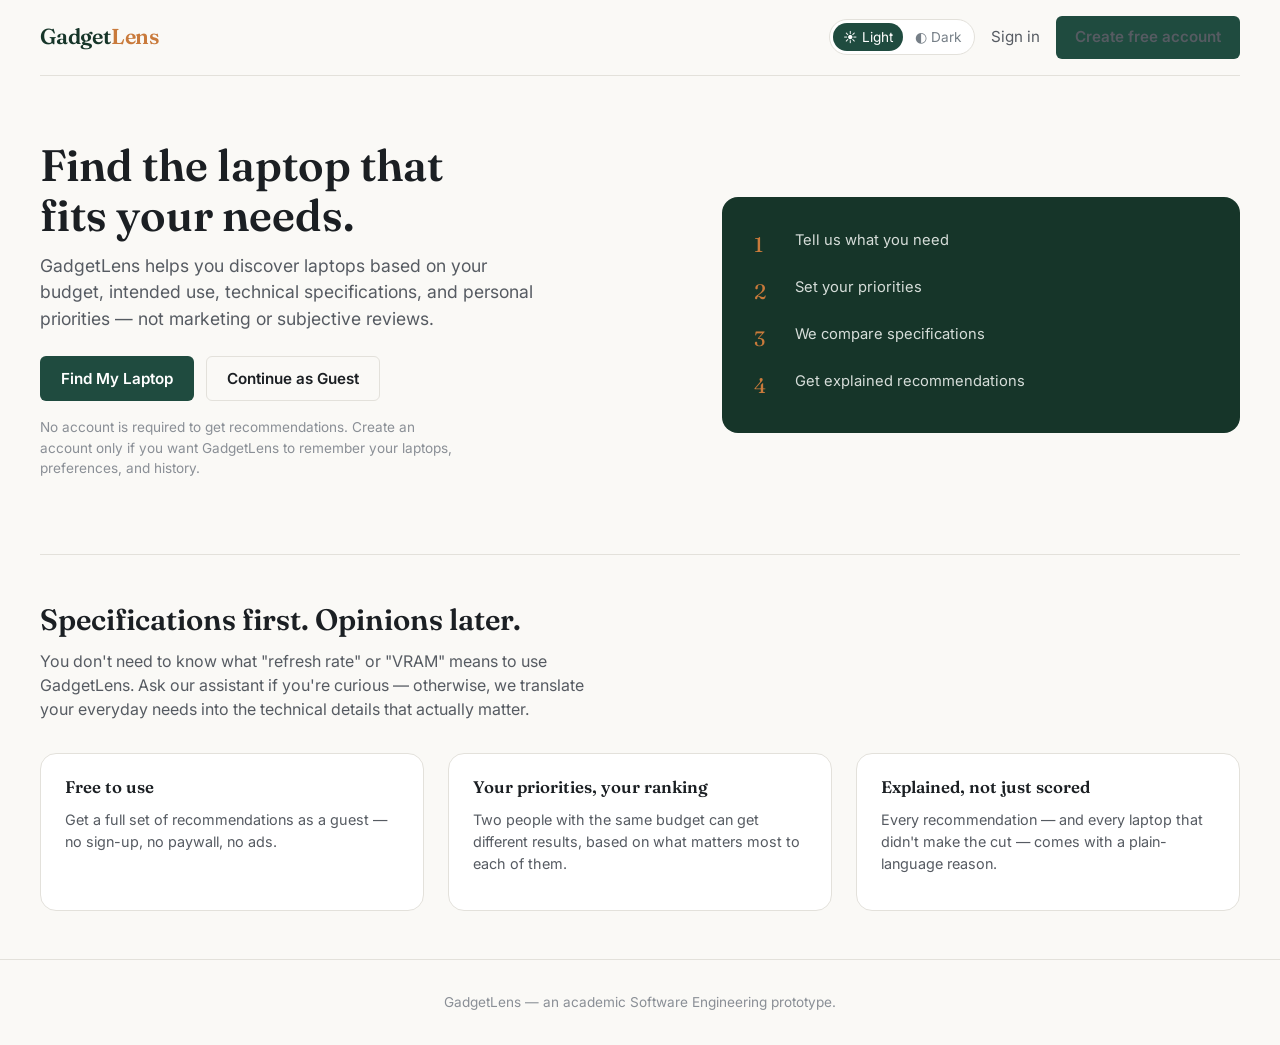
<file: index.html>
<!DOCTYPE html>
<html lang="en">

<head>
  <meta charset="UTF-8" />
  <meta name="viewport" content="width=device-width, initial-scale=1.0" />
  <title>GadgetLens — Find the laptop that fits your needs</title>
  <link rel="preconnect" href="https://fonts.googleapis.com">
  <link
    href="https://fonts.googleapis.com/css2?family=Fraunces:wght@500;600&family=Inter:wght@400;500;600;700&display=swap"
    rel="stylesheet">
  <link rel="stylesheet" href="css/style.css" />
  <style>
    .hero {
      padding: var(--space-8) 0;
      display: grid;
      grid-template-columns: 1.1fr 0.9fr;
      gap: var(--space-7);
      align-items: center;
    }

    .hero h1 {
      max-width: 15ch;
    }

    .hero p.lede {
      font-size: 1.1rem;
      max-width: 46ch;
    }

    .hero-actions {
      display: flex;
      gap: var(--space-3);
      margin-top: var(--space-5);
      flex-wrap: wrap;
    }

    .hero-note {
      margin-top: var(--space-4);
      font-size: 0.85rem;
      color: var(--color-ink-faint);
      max-width: 46ch;
    }

    .hero-panel {
      background: var(--color-primary-dark);
      border-radius: var(--radius-lg);
      padding: var(--space-6);
      color: #f4f1ea;
    }

    .hero-panel ol {
      margin: 0;
      padding: 0;
      list-style: none;
      display: flex;
      flex-direction: column;
      gap: var(--space-4);
    }

    .hero-panel li {
      display: flex;
      gap: var(--space-3);
    }

    .hero-panel .step-num {
      font-family: var(--font-display);
      font-size: 1.3rem;
      color: var(--color-accent);
      min-width: 1.4em;
    }

    .hero-panel .step-text {
      color: #d6ddd9;
      font-size: 0.92rem;
    }

    .value-strip {
      padding: var(--space-7) 0;
      border-top: 1px solid var(--color-border);
    }

    .value-grid {
      display: grid;
      grid-template-columns: repeat(auto-fit, minmax(220px, 1fr));
      gap: var(--space-5);
      margin-top: var(--space-6);
    }

    .value-card {
      background: var(--color-surface);
      border: 1px solid var(--color-border);
      border-radius: var(--radius-lg);
      padding: var(--space-5);
      transition: transform var(--transition-fast), box-shadow var(--transition-fast);
    }

    .value-card:hover {
      transform: translateY(-2px);
      box-shadow: var(--shadow-card);
    }

    .value-card h3 {
      font-size: 1.05rem;
    }

    .site-footer {
      border-top: 1px solid var(--color-border);
      padding: var(--space-6) 0;
      font-size: 0.85rem;
      color: var(--color-ink-faint);
      text-align: center;
    }

    @media (max-width: 860px) {
      .hero {
        grid-template-columns: 1fr;
      }
    }
  </style>
</head>

<body>

  <header class="site-header container">
    <a href="index.html" class="brand">Gadget<span class="brand__mark">Lens</span></a>
    <nav class="site-nav">
      <div class="theme-toggle" role="group" aria-label="Theme">
        <button type="button" data-theme="light">☀ Light</button>
        <button type="button" data-theme="dark">◐ Dark</button>
      </div>
      <a href="login.html">Sign in</a>
      <a href="register.html" class="btn btn-primary" style="padding:9px 18px;">Create free account</a>
    </nav>
  </header>

  <section class="container hero">
    <div>
      <h1>Find the laptop that fits your needs.</h1>
      <p class="lede">GadgetLens helps you discover laptops based on your budget, intended use, technical
        specifications, and personal priorities — not marketing or subjective reviews.</p>
      <div class="hero-actions">
        <button type="button" class="btn btn-primary" id="find-laptop-btn">Find My Laptop</button>
        <button type="button" class="btn btn-secondary" id="continue-guest-btn">Continue as Guest</button>
      </div>
      <p class="hero-note">No account is required to get recommendations. Create an account only if you want GadgetLens
        to remember your laptops, preferences, and history.</p>
    </div>

    <div class="hero-panel">
      <ol>
        <li><span class="step-num">1</span><span class="step-text">Tell us what you need</span></li>
        <li><span class="step-num">2</span><span class="step-text">Set your priorities</span></li>
        <li><span class="step-num">3</span><span class="step-text">We compare specifications</span></li>
        <li><span class="step-num">4</span><span class="step-text">Get explained recommendations</span></li>
      </ol>
    </div>
  </section>

  <section class="container value-strip">
    <h2>Specifications first. Opinions later.</h2>
    <p style="max-width:56ch;">You don't need to know what "refresh rate" or "VRAM" means to use GadgetLens. Ask our
      assistant if you're curious — otherwise, we translate your everyday needs into the technical details that actually
      matter.</p>

    <div class="value-grid">
      <div class="value-card">
        <h3>Free to use</h3>
        <p style="font-size:0.9rem;">Get a full set of recommendations as a guest — no sign-up, no paywall, no ads.</p>
      </div>
      <div class="value-card">
        <h3>Your priorities, your ranking</h3>
        <p style="font-size:0.9rem;">Two people with the same budget can get different results, based on what matters
          most to each of them.</p>
      </div>
      <div class="value-card">
        <h3>Explained, not just scored</h3>
        <p style="font-size:0.9rem;">Every recommendation — and every laptop that didn't make the cut — comes with a
          plain-language reason.</p>
      </div>
    </div>
  </section>

  <footer class="site-footer">
    GadgetLens — an academic Software Engineering prototype.
  </footer>

  <script src="js/api.js"></script>
  <script src="js/theme.js"></script>
  <script src="js/main.js"></script>
</body>

</html>
</file>
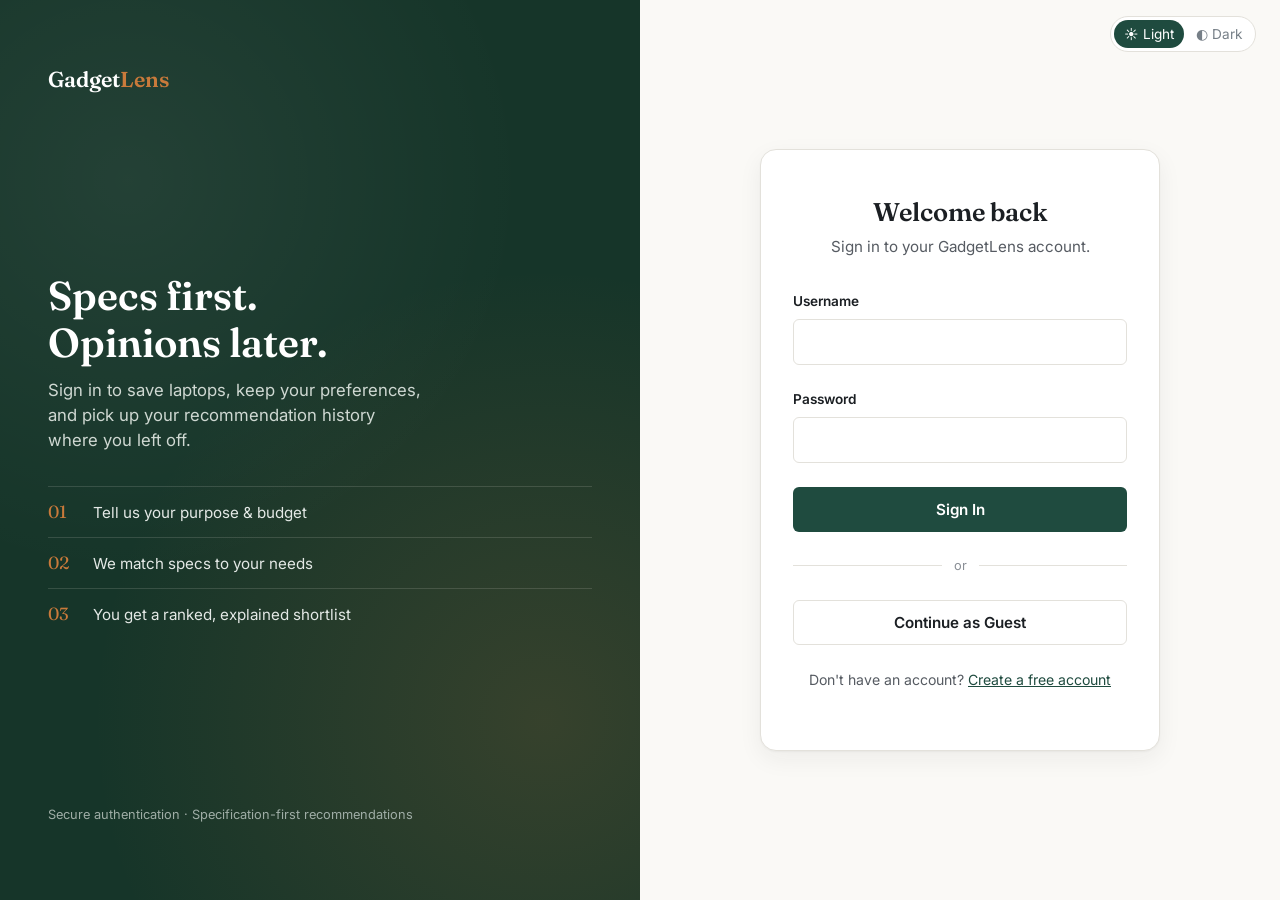
<file: login.html>
<!DOCTYPE html>
<html lang="en">
<head>
<meta charset="UTF-8" />
<meta name="viewport" content="width=device-width, initial-scale=1.0" />
<title>Sign in — GadgetLens</title>
<link rel="preconnect" href="https://fonts.googleapis.com">
<link href="https://fonts.googleapis.com/css2?family=Fraunces:wght@500;600&family=Inter:wght@400;500;600;700&display=swap" rel="stylesheet">
<link rel="stylesheet" href="css/style.css" />
<link rel="stylesheet" href="css/auth.css" />
</head>
<body>

<div class="auth-topbar">
  <div class="theme-toggle" role="group" aria-label="Theme">
    <button type="button" data-theme="light">☀ Light</button>
    <button type="button" data-theme="dark">◐ Dark</button>
  </div>
</div>

<div class="auth-screen">

  <aside class="auth-panel">
    <a href="index.html" class="auth-panel__brand">Gadget<span class="brand__mark">Lens</span></a>
    <div class="auth-panel__body">
      <h1>Specs first. Opinions later.</h1>
      <p>Sign in to save laptops, keep your preferences, and pick up your recommendation history where you left off.</p>
      <ul class="auth-panel__specs">
        <li><span class="value">01</span> Tell us your purpose &amp; budget</li>
        <li><span class="value">02</span> We match specs to your needs</li>
        <li><span class="value">03</span> You get a ranked, explained shortlist</li>
      </ul>
    </div>
    <p class="auth-panel__foot">Secure authentication · Specification-first recommendations</p>
  </aside>

  <main class="auth-form-side">
    <div class="auth-card">
      <a href="index.html" class="auth-card__mobile-brand">Gadget<span class="brand__mark">Lens</span></a>

      <h1>Welcome back</h1>
      <p class="auth-subtitle">Sign in to your GadgetLens account.</p>

      <form id="login-form" novalidate>
        <div class="field" id="username-field">
          <label for="username">Username</label>
          <input type="text" id="username" name="username" autocomplete="username" required />
          <p class="field-error" id="username-error">Please enter your username.</p>
        </div>

        <div class="field" id="password-field">
          <label for="password">Password</label>
          <input type="password" id="password" name="password" autocomplete="current-password" required />
          <p class="field-error" id="password-error">Please enter your password.</p>
        </div>

        <button type="submit" class="btn btn-primary btn-block">Sign In</button>
      </form>

      <div class="auth-card__divider">or</div>

      <button type="button" class="btn btn-secondary btn-block" id="guest-btn">Continue as Guest</button>

      <p class="auth-card__footlink">Don't have an account? <a href="register.html">Create a free account</a></p>
    </div>
  </main>

</div>

<script src="js/api.js"></script>
<script src="js/theme.js"></script>
<script src="js/login.js"></script>
</body>
</html>
</file>
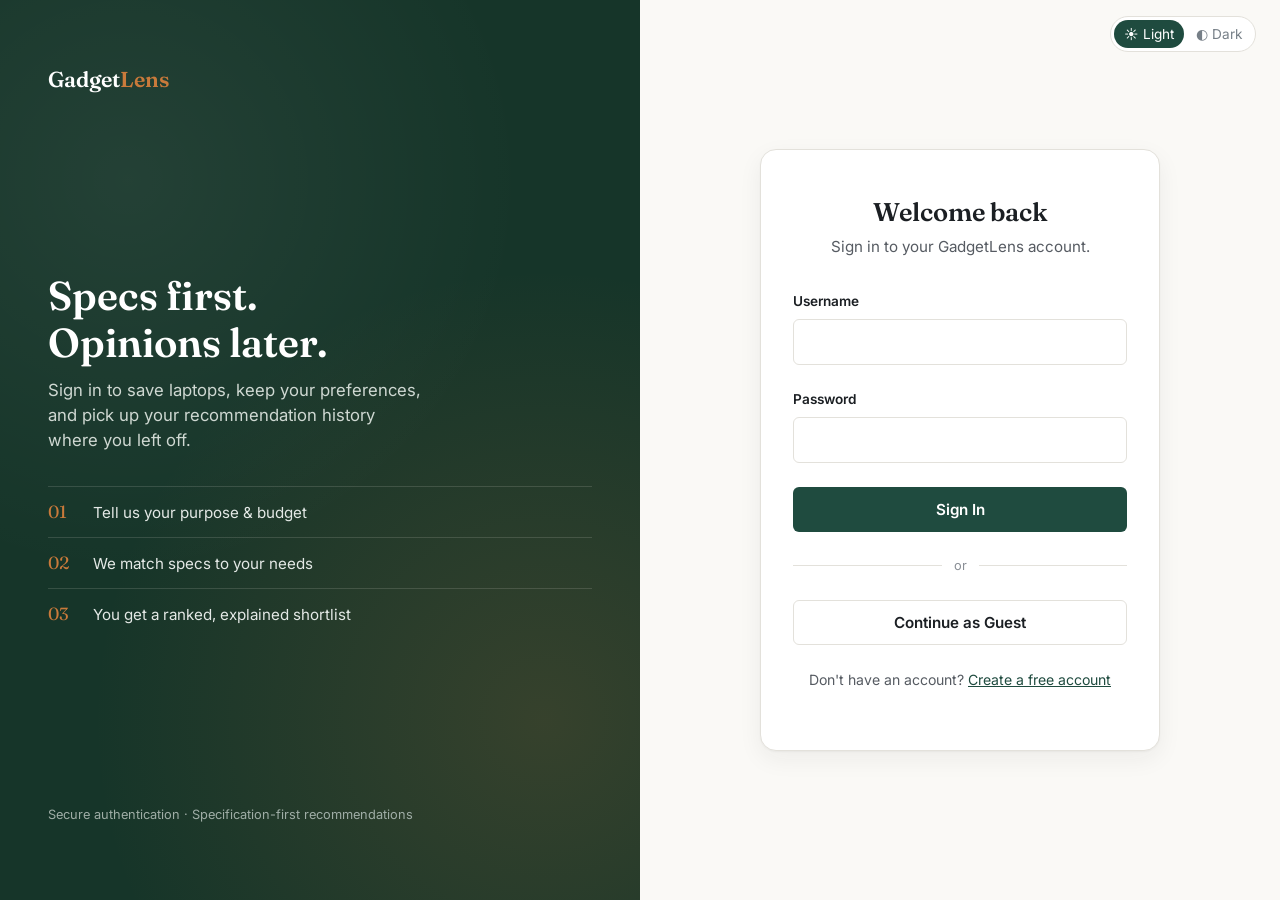
<file: preferences.html>
<!DOCTYPE html>
<html lang="en">
<head>
<meta charset="UTF-8" />
<meta name="viewport" content="width=device-width, initial-scale=1.0" />
<title>Let's find your ideal laptop — GadgetLens</title>
<link rel="preconnect" href="https://fonts.googleapis.com">
<link href="https://fonts.googleapis.com/css2?family=Fraunces:wght@500;600&family=Inter:wght@400;500;600;700&display=swap" rel="stylesheet">
<link rel="stylesheet" href="css/style.css" />
<link rel="stylesheet" href="css/preferences.css" />
</head>
<body>

<header class="site-header container">
  <a href="index.html" class="brand">Gadget<span class="brand__mark">Lens</span></a>
  <nav class="site-nav">
    <div class="theme-toggle" role="group" aria-label="Theme">
      <button type="button" data-theme="light">☀ Light</button>
      <button type="button" data-theme="dark">◐ Dark</button>
    </div>
    <span id="session-badge" style="display:flex; align-items:center; gap:var(--space-3);"></span>
  </nav>
</header>

<div class="pref-header">
  <div class="pref-progress" id="pref-progress" aria-hidden="true">
    <span class="pref-progress__step" data-step="1"></span>
    <span class="pref-progress__step" data-step="2"></span>
    <span class="pref-progress__step" data-step="3"></span>
    <span class="pref-progress__step" data-step="4"></span>
    <span class="pref-progress__step" data-step="5"></span>
  </div>
  <p class="pref-progress__label" id="pref-progress-label">Step 1 of 5</p>
  <h1>Let's find your ideal laptop.</h1>
  <p>Tell us a little about how you'll use your laptop. We'll handle the technical details for you.</p>
</div>

<form id="preferences-form" class="pref-main" novalidate>

  <!-- STEP 1: Purpose -->
  <section class="pref-step is-active" data-step="1">
    <div class="pref-section">
      <h2>What will you mainly use your laptop for?</h2>
      <p class="pref-section__hint">Choose the option that best describes your main use.</p>

      <div class="option-grid" id="purpose-grid" role="radiogroup" aria-label="Main purpose">
        <button type="button" class="option-card" data-value="education">
          <span class="option-card__icon" aria-hidden="true">📚</span>
          <span class="option-card__label">Education</span>
        </button>
        <button type="button" class="option-card" data-value="work">
          <span class="option-card__icon" aria-hidden="true">💼</span>
          <span class="option-card__label">Work / Job</span>
        </button>
        <button type="button" class="option-card" data-value="gaming">
          <span class="option-card__icon" aria-hidden="true">🎮</span>
          <span class="option-card__label">Gaming</span>
        </button>
        <button type="button" class="option-card" data-value="general">
          <span class="option-card__icon" aria-hidden="true">🌐</span>
          <span class="option-card__label">General Everyday Use</span>
        </button>
        <button type="button" class="option-card" data-value="creative">
          <span class="option-card__icon" aria-hidden="true">🎨</span>
          <span class="option-card__label">Creative Work</span>
        </button>
      </div>

      <div class="pref-subgroup" id="gaming-subgroup" hidden>
        <h3>What kind of gaming do you expect to do?</h3>
        <div class="pill-grid" id="gaming-level-grid" role="radiogroup" aria-label="Gaming intensity">
          <button type="button" class="pill-choice" data-value="casual">Casual Gaming</button>
          <button type="button" class="pill-choice" data-value="moderate">Moderate Gaming</button>
          <button type="button" class="pill-choice" data-value="heavy">Heavy Gaming</button>
        </div>
      </div>
    </div>
    <div class="step-nav"><span></span><button type="button" class="btn btn-primary next-step">Next</button></div>
  </section>

  <!-- STEP 2: Budget -->
  <section class="pref-step" data-step="2">
    <div class="pref-section">
      <h2>What's your budget?</h2>
      <p class="pref-section__hint">Drag either handle to set your minimum and maximum budget.</p>

      <div class="budget-readout" id="budget-readout">₹50,000 – ₹80,000</div>

      <div class="range-slider">
        <div class="range-slider__track"></div>
        <div class="range-slider__fill" id="budget-fill"></div>
        <input type="range" id="budget-min" min="30000" max="150000" step="5000" value="50000" aria-label="Minimum budget" />
        <input type="range" id="budget-max" min="30000" max="150000" step="5000" value="80000" aria-label="Maximum budget" />
      </div>
      <div class="budget-endpoints"><span>₹30,000</span><span>₹1,50,000</span></div>
    </div>
    <div class="step-nav">
      <button type="button" class="btn btn-secondary prev-step">Back</button>
      <button type="button" class="btn btn-primary next-step">Next</button>
    </div>
  </section>

  <!-- STEP 3: Simple preferences -->
  <section class="pref-step" data-step="3">
    <div class="pref-section">
      <h2>A few more preferences</h2>
      <p class="pref-section__hint">No technical knowledge needed — just pick what sounds right.</p>

      <div class="pref-subgroup">
        <h3>Screen size</h3>
        <div class="pill-grid" data-group="screenSize">
          <button type="button" class="pill-choice" data-value="compact">Compact</button>
          <button type="button" class="pill-choice" data-value="standard">Standard</button>
          <button type="button" class="pill-choice" data-value="large">Large</button>
          <button type="button" class="pill-choice is-selected" data-value="no-preference">No Preference</button>
        </div>
      </div>

      <div class="pref-subgroup">
        <h3>Display quality</h3>
        <div class="pill-grid" data-group="displayQuality">
          <button type="button" class="pill-choice is-selected" data-value="no-preference">No Preference</button>
          <button type="button" class="pill-choice" data-value="good">Good Quality</button>
          <button type="button" class="pill-choice" data-value="high">High Quality</button>
          <button type="button" class="pill-choice" data-value="premium">Premium Display</button>
        </div>
      </div>

      <div class="pref-subgroup">
        <h3>Operating system</h3>
        <div class="pill-grid" data-group="os">
          <button type="button" class="pill-choice" data-value="windows">Windows</button>
          <button type="button" class="pill-choice" data-value="linux">Linux</button>
          <button type="button" class="pill-choice is-selected" data-value="no-preference">No Preference</button>
        </div>
      </div>

      <div class="pref-subgroup">
        <h3>Portability</h3>
        <div class="pill-grid" data-group="portability">
          <button type="button" class="pill-choice" data-value="very-important">Very Important</button>
          <button type="button" class="pill-choice" data-value="important">Important</button>
          <button type="button" class="pill-choice" data-value="not-important">Not Important</button>
          <button type="button" class="pill-choice is-selected" data-value="no-preference">No Preference</button>
        </div>
      </div>

      <div class="pref-subgroup">
        <h3>Battery life</h3>
        <div class="pill-grid" data-group="batteryLife">
          <button type="button" class="pill-choice" data-value="very-important">Very Important</button>
          <button type="button" class="pill-choice" data-value="important">Important</button>
          <button type="button" class="pill-choice" data-value="not-important">Not Important</button>
          <button type="button" class="pill-choice is-selected" data-value="no-preference">No Preference</button>
        </div>
      </div>
    </div>
    <div class="step-nav">
      <button type="button" class="btn btn-secondary prev-step">Back</button>
      <button type="button" class="btn btn-primary next-step">Next</button>
    </div>
  </section>

  <!-- STEP 4: Priority ranking -->
  <section class="pref-step" data-step="4">
    <div class="pref-section">
      <h2>What matters most to you?</h2>
      <p class="priority-explainer">Put the most important factor at the top. GadgetLens will use your priorities when ranking suitable laptops — drag them, or use the arrows.</p>

      <ul class="priority-list" id="priority-list">
        <li class="priority-item" draggable="true" data-key="performance">
          <span class="priority-item__handle" aria-hidden="true">☰</span>
          <span class="priority-item__rank">1</span>
          <span class="priority-item__label">Performance</span>
          <span class="priority-item__controls">
            <button type="button" class="move-up" aria-label="Move up">↑</button>
            <button type="button" class="move-down" aria-label="Move down">↓</button>
          </span>
        </li>
        <li class="priority-item" draggable="true" data-key="battery">
          <span class="priority-item__handle" aria-hidden="true">☰</span>
          <span class="priority-item__rank">2</span>
          <span class="priority-item__label">Battery Life</span>
          <span class="priority-item__controls">
            <button type="button" class="move-up" aria-label="Move up">↑</button>
            <button type="button" class="move-down" aria-label="Move down">↓</button>
          </span>
        </li>
        <li class="priority-item" draggable="true" data-key="price">
          <span class="priority-item__handle" aria-hidden="true">☰</span>
          <span class="priority-item__rank">3</span>
          <span class="priority-item__label">Price</span>
          <span class="priority-item__controls">
            <button type="button" class="move-up" aria-label="Move up">↑</button>
            <button type="button" class="move-down" aria-label="Move down">↓</button>
          </span>
        </li>
        <li class="priority-item" draggable="true" data-key="portability">
          <span class="priority-item__handle" aria-hidden="true">☰</span>
          <span class="priority-item__rank">4</span>
          <span class="priority-item__label">Portability</span>
          <span class="priority-item__controls">
            <button type="button" class="move-up" aria-label="Move up">↑</button>
            <button type="button" class="move-down" aria-label="Move down">↓</button>
          </span>
        </li>
        <li class="priority-item" draggable="true" data-key="storage">
          <span class="priority-item__handle" aria-hidden="true">☰</span>
          <span class="priority-item__rank">5</span>
          <span class="priority-item__label">Storage</span>
          <span class="priority-item__controls">
            <button type="button" class="move-up" aria-label="Move up">↑</button>
            <button type="button" class="move-down" aria-label="Move down">↓</button>
          </span>
        </li>
        <li class="priority-item" draggable="true" data-key="display">
          <span class="priority-item__handle" aria-hidden="true">☰</span>
          <span class="priority-item__rank">6</span>
          <span class="priority-item__label">Display</span>
          <span class="priority-item__controls">
            <button type="button" class="move-up" aria-label="Move up">↑</button>
            <button type="button" class="move-down" aria-label="Move down">↓</button>
          </span>
        </li>
        <li class="priority-item" draggable="true" data-key="gaming">
          <span class="priority-item__handle" aria-hidden="true">☰</span>
          <span class="priority-item__rank">7</span>
          <span class="priority-item__label">Gaming Capability</span>
          <span class="priority-item__controls">
            <button type="button" class="move-up" aria-label="Move up">↑</button>
            <button type="button" class="move-down" aria-label="Move down">↓</button>
          </span>
        </li>
      </ul>
    </div>
    <div class="step-nav">
      <button type="button" class="btn btn-secondary prev-step">Back</button>
      <button type="button" class="btn btn-primary next-step">Next</button>
    </div>
  </section>

  <!-- STEP 5: Advanced preferences (optional) -->
  <section class="pref-step" data-step="5">
    <div class="pref-section">
      <h2>Advanced preferences</h2>
      <p class="pref-section__hint">Optional — for users familiar with laptop specifications.</p>
      <div class="advanced-intro">
        These options are for users who are already familiar with laptop specifications. If you're unsure, leave them blank and we'll choose suitable specifications for you.
      </div>

      <div class="advanced-group">
        <h3>Processor</h3>
        <div class="pill-grid" data-group="processor">
          <button type="button" class="pill-choice is-selected" data-value="no-preference">No Preference</button>
          <button type="button" class="pill-choice" data-value="entry">Entry-Level</button>
          <button type="button" class="pill-choice" data-value="mid">Mid-Range</button>
          <button type="button" class="pill-choice" data-value="high">High-Performance</button>
        </div>
      </div>

      <div class="advanced-group">
        <h3>RAM</h3>
        <div class="pill-grid" data-group="ram">
          <button type="button" class="pill-choice is-selected" data-value="no-preference">No Preference</button>
          <button type="button" class="pill-choice" data-value="8gb">8 GB</button>
          <button type="button" class="pill-choice" data-value="16gb">16 GB</button>
          <button type="button" class="pill-choice" data-value="32gb-plus">32 GB+</button>
        </div>
      </div>

      <div class="advanced-group">
        <h3>Storage</h3>
        <div class="pill-grid" data-group="storage">
          <button type="button" class="pill-choice is-selected" data-value="no-preference">No Preference</button>
          <button type="button" class="pill-choice" data-value="256gb">256 GB</button>
          <button type="button" class="pill-choice" data-value="512gb">512 GB</button>
          <button type="button" class="pill-choice" data-value="1tb-plus">1 TB+</button>
        </div>
      </div>

      <div class="advanced-group">
        <h3>Graphics</h3>
        <div class="pill-grid" data-group="graphics">
          <button type="button" class="pill-choice is-selected" data-value="no-preference">No Preference</button>
          <button type="button" class="pill-choice" data-value="integrated">Integrated</button>
          <button type="button" class="pill-choice" data-value="basic-dedicated">Basic Dedicated</button>
          <button type="button" class="pill-choice" data-value="high-dedicated">High-Performance Dedicated</button>
        </div>
      </div>

      <div class="advanced-group">
        <h3>Refresh rate</h3>
        <div class="pill-grid" data-group="refreshRate">
          <button type="button" class="pill-choice is-selected" data-value="no-preference">No Preference</button>
          <button type="button" class="pill-choice" data-value="60hz">60 Hz</button>
          <button type="button" class="pill-choice" data-value="90hz-plus">90 Hz+</button>
          <button type="button" class="pill-choice" data-value="120hz-plus">120 Hz+</button>
          <button type="button" class="pill-choice" data-value="144hz-plus">144 Hz+</button>
        </div>
      </div>

      <div class="advanced-group">
        <h3>Display type</h3>
        <div class="pill-grid" data-group="displayType">
          <button type="button" class="pill-choice is-selected" data-value="no-preference">No Preference</button>
          <button type="button" class="pill-choice" data-value="ips">IPS</button>
          <button type="button" class="pill-choice" data-value="oled">OLED</button>
          <button type="button" class="pill-choice" data-value="other">Other</button>
        </div>
      </div>

      <div class="advanced-group">
        <h3>Upgradeability</h3>
        <div class="pill-grid" data-group="upgradeability">
          <button type="button" class="pill-choice is-selected" data-value="no-preference">No Preference</button>
          <button type="button" class="pill-choice" data-value="ram">RAM Upgradeable</button>
          <button type="button" class="pill-choice" data-value="storage">Storage Upgradeable</button>
          <button type="button" class="pill-choice" data-value="both">Both</button>
          <button type="button" class="pill-choice" data-value="not-important">Not Important</button>
        </div>
      </div>

      <div class="advanced-group">
        <h3>Weight</h3>
        <div class="pill-grid" data-group="weight">
          <button type="button" class="pill-choice is-selected" data-value="no-preference">No Preference</button>
          <button type="button" class="pill-choice" data-value="lightweight">Lightweight</button>
          <button type="button" class="pill-choice" data-value="standard">Standard</button>
          <button type="button" class="pill-choice" data-value="heavy-ok">Heavy is Acceptable</button>
        </div>
      </div>
    </div>
    <div class="step-nav">
      <button type="button" class="btn btn-secondary prev-step">Back</button>
      <button type="submit" class="btn btn-primary" id="see-recommendations-btn">See my recommendations</button>
    </div>
  </section>

</form>

<script src="js/api.js"></script>
<script src="js/theme.js"></script>
<script src="js/preferences.js"></script>
</body>
</html>
</file>
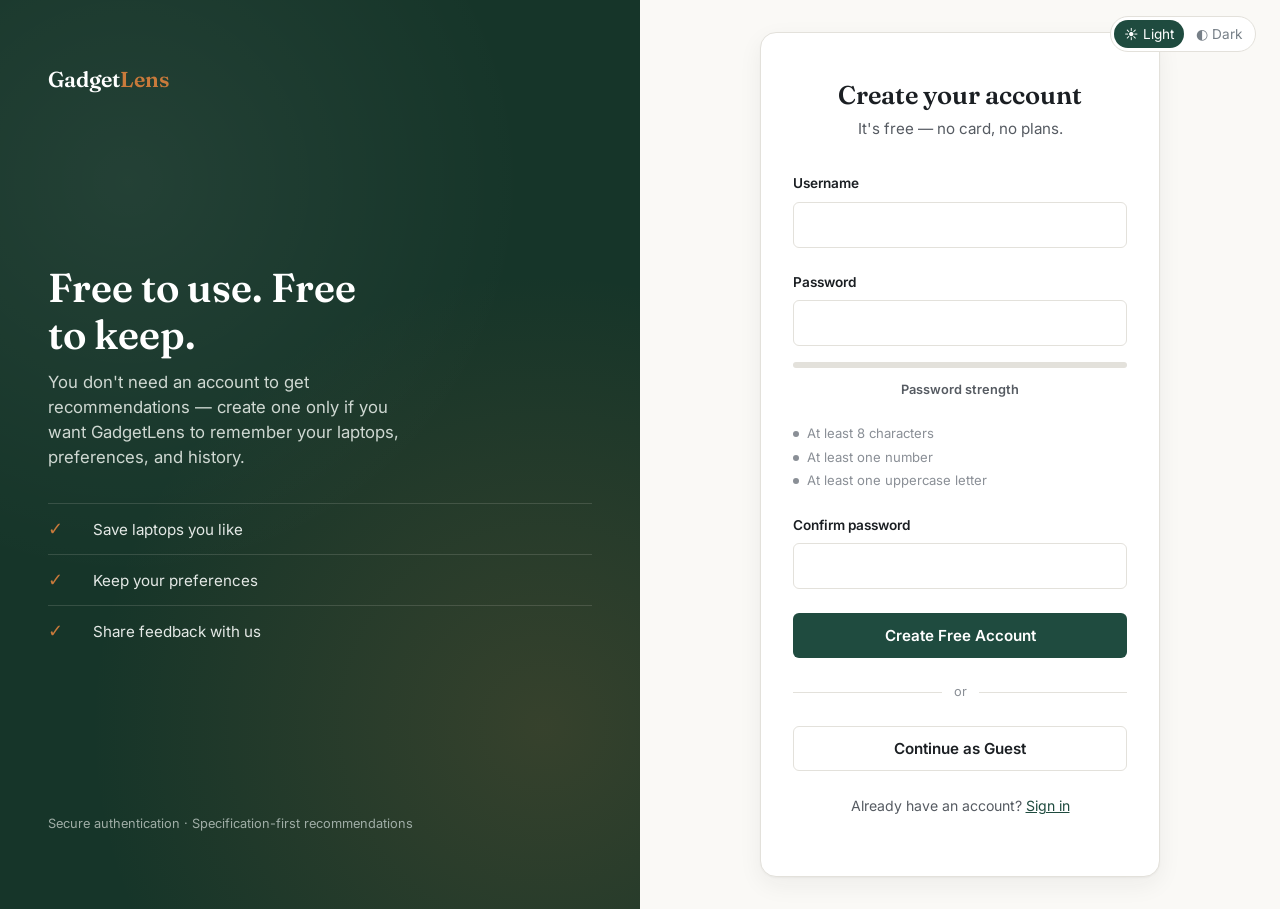
<file: register.html>
<!DOCTYPE html>
<html lang="en">
<head>
<meta charset="UTF-8" />
<meta name="viewport" content="width=device-width, initial-scale=1.0" />
<title>Create your account — GadgetLens</title>
<link rel="preconnect" href="https://fonts.googleapis.com">
<link href="https://fonts.googleapis.com/css2?family=Fraunces:wght@500;600&family=Inter:wght@400;500;600;700&display=swap" rel="stylesheet">
<link rel="stylesheet" href="css/style.css" />
<link rel="stylesheet" href="css/auth.css" />
</head>
<body>

<div class="auth-topbar">
  <div class="theme-toggle" role="group" aria-label="Theme">
    <button type="button" data-theme="light">☀ Light</button>
    <button type="button" data-theme="dark">◐ Dark</button>
  </div>
</div>

<div class="auth-screen">

  <aside class="auth-panel">
    <a href="index.html" class="auth-panel__brand">Gadget<span class="brand__mark">Lens</span></a>
    <div class="auth-panel__body">
      <h1>Free to use. Free to keep.</h1>
      <p>You don't need an account to get recommendations — create one only if you want GadgetLens to remember your laptops, preferences, and history.</p>
      <ul class="auth-panel__specs">
        <li><span class="value">✓</span> Save laptops you like</li>
        <li><span class="value">✓</span> Keep your preferences</li>
        <li><span class="value">✓</span> Share feedback with us</li>
      </ul>
    </div>
    <p class="auth-panel__foot">Secure authentication · Specification-first recommendations</p>
  </aside>

  <main class="auth-form-side">
    <div class="auth-card">
      <a href="index.html" class="auth-card__mobile-brand">Gadget<span class="brand__mark">Lens</span></a>

      <h1>Create your account</h1>
      <p class="auth-subtitle">It's free — no card, no plans.</p>

      <form id="register-form" novalidate>
        <div class="field" id="username-field">
          <label for="username">Username</label>
          <input type="text" id="username" name="username" autocomplete="username" required minlength="3" />
          <p class="field-error" id="username-error">Username must be at least 3 characters.</p>
        </div>

        <div class="field" id="password-field">
          <label for="password">Password</label>
          <input type="password" id="password" name="password" autocomplete="new-password" required />
        </div>

        <div class="pw-strength">
          <div class="pw-strength__bar"><div class="pw-strength__fill" id="pw-strength-fill"></div></div>
          <span class="pw-strength__label" id="pw-strength-label">Password strength</span>
        </div>

        <ul class="pw-requirements" id="pw-requirements">
          <li data-rule="length">At least 8 characters</li>
          <li data-rule="number">At least one number</li>
          <li data-rule="uppercase">At least one uppercase letter</li>
        </ul>

        <div class="field" id="confirm-field">
          <label for="confirm-password">Confirm password</label>
          <input type="password" id="confirm-password" name="confirm-password" autocomplete="new-password" required />
          <p class="field-error" id="confirm-error">Passwords don't match.</p>
        </div>

        <button type="submit" class="btn btn-primary btn-block">Create Free Account</button>
      </form>

      <div class="auth-card__divider">or</div>

      <button type="button" class="btn btn-secondary btn-block" id="guest-btn">Continue as Guest</button>

      <p class="auth-card__footlink">Already have an account? <a href="login.html">Sign in</a></p>
    </div>
  </main>

</div>

<script src="js/api.js"></script>
<script src="js/theme.js"></script>
<script src="js/register.js"></script>
</body>
</html>
</file>
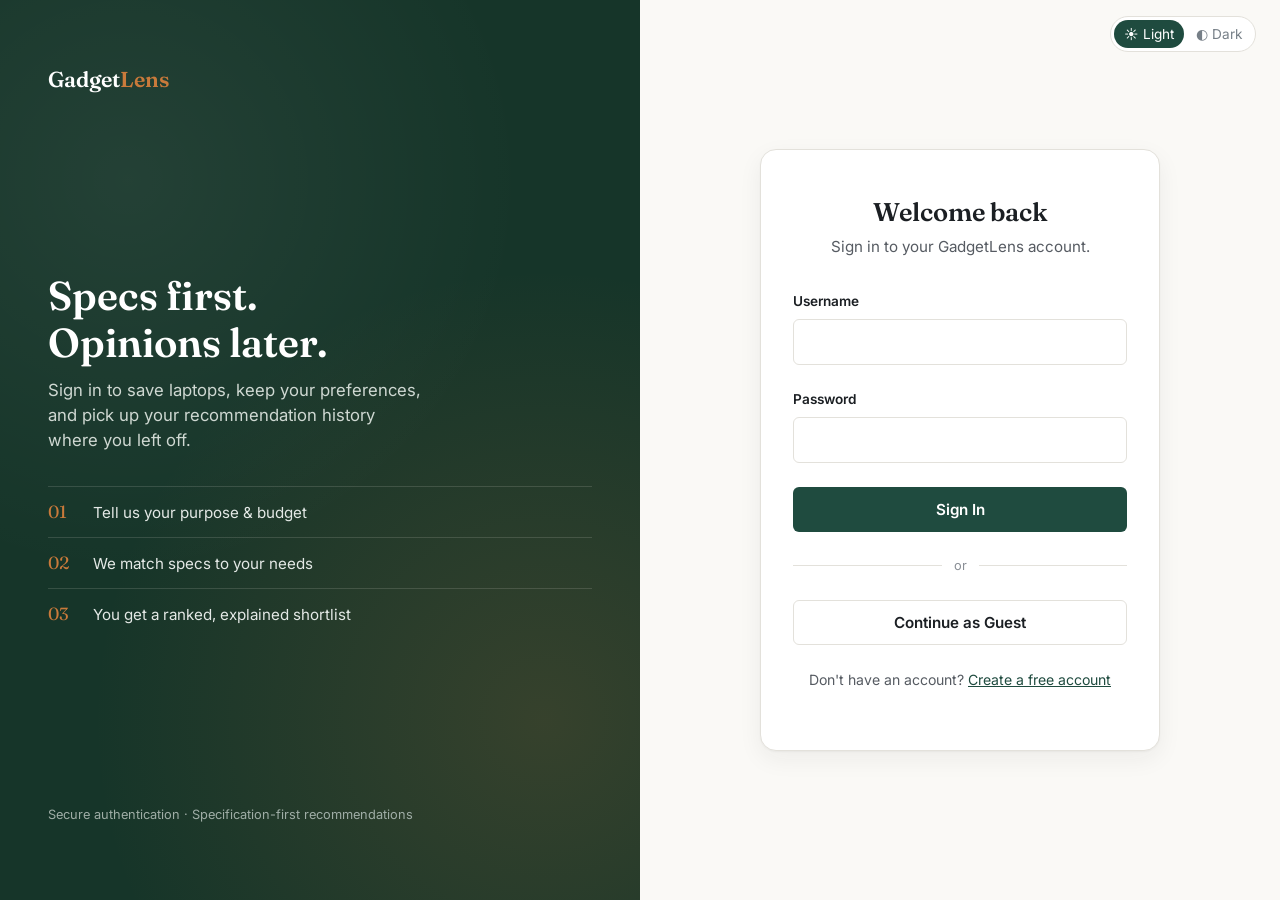
<file: results.html>
<!DOCTYPE html>
<html lang="en">
<head>
<meta charset="UTF-8" />
<meta name="viewport" content="width=device-width, initial-scale=1.0" />
<title>Your Laptop Matches — GadgetLens</title>
<link rel="preconnect" href="https://fonts.googleapis.com">
<link href="https://fonts.googleapis.com/css2?family=Fraunces:wght@500;600&family=Inter:wght@400;500;600;700&display=swap" rel="stylesheet">
<link rel="stylesheet" href="css/style.css" />
<link rel="stylesheet" href="css/results.css" />
</head>
<body>

<header class="dash-header container">
  <a href="index.html" class="brand">Gadget<span class="brand__mark">Lens</span></a>

  <button type="button" class="btn btn-secondary dash-filters-toggle" id="filters-toggle">Filters</button>

  <div class="dash-search">
    <input type="text" placeholder="Search laptops, brands, specs..." aria-label="Search" />
  </div>

  <div class="dash-header__actions">
    <div class="theme-toggle" role="group" aria-label="Theme">
      <button type="button" data-theme="light">☀ Light</button>
      <button type="button" data-theme="dark">◐ Dark</button>
    </div>
    <button type="button" class="dash-header__link" id="saved-link">Saved</button>
    <button type="button" class="dash-header__link" id="feedback-link">Give feedback</button>
    <button type="button" class="dash-header__link" id="edit-preferences-link">Edit preferences</button>
    <span id="session-badge" style="display:flex; align-items:center; gap:var(--space-3);"></span>
  </div>
</header>

<div class="container results-hero">
  <h1>Your Laptop Matches</h1>
  <p>Based on your budget, needs, and priorities.</p>

  <p class="prototype-note" id="engine-status-badge">
    ✓ Connected to GadgetLens Recommendation Engine: Ranked deterministically based on your technical priorities and objective specifications.
  </p>

  <div class="results-summary" id="results-summary"><!-- Populated by results.js from stored preferences --></div>
</div>

<div class="container dash-layout">

  <aside class="dash-filters" id="dash-filters">
    <button type="button" class="dash-filters__close" id="filters-close" aria-label="Close filters">✕</button>
    <h2>Filters</h2>

    <div class="filter-group">
      <h3>Brand</h3>
      <div class="filter-options">
        <label class="filter-option"><input type="checkbox" /> Nordic</label>
        <label class="filter-option"><input type="checkbox" /> Atlas</label>
        <label class="filter-option"><input type="checkbox" /> Forge</label>
        <label class="filter-option"><input type="checkbox" /> Kestrel</label>
        <label class="filter-option"><input type="checkbox" /> Pioneer</label>
        <label class="filter-option"><input type="checkbox" /> Willow</label>
      </div>
    </div>

    <div class="filter-group">
      <h3>Processor</h3>
      <div class="filter-options">
        <label class="filter-option"><input type="checkbox" /> Entry-level</label>
        <label class="filter-option"><input type="checkbox" /> Mid-range</label>
        <label class="filter-option"><input type="checkbox" /> High-performance</label>
      </div>
    </div>

    <div class="filter-group">
      <h3>RAM</h3>
      <div class="filter-options">
        <label class="filter-option"><input type="checkbox" /> 8 GB</label>
        <label class="filter-option"><input type="checkbox" /> 16 GB</label>
        <label class="filter-option"><input type="checkbox" /> 32 GB+</label>
      </div>
    </div>

    <div class="filter-group">
      <h3>Storage</h3>
      <div class="filter-options">
        <label class="filter-option"><input type="checkbox" /> 256 GB</label>
        <label class="filter-option"><input type="checkbox" /> 512 GB</label>
        <label class="filter-option"><input type="checkbox" /> 1 TB+</label>
      </div>
    </div>

    <div class="filter-group">
      <h3>GPU</h3>
      <div class="filter-options">
        <label class="filter-option"><input type="checkbox" /> Integrated</label>
        <label class="filter-option"><input type="checkbox" /> Dedicated</label>
        <label class="filter-option"><input type="checkbox" /> High-performance dedicated</label>
      </div>
    </div>

    <div class="filter-group">
      <h3>Display type</h3>
      <div class="filter-options">
        <label class="filter-option"><input type="checkbox" /> IPS</label>
        <label class="filter-option"><input type="checkbox" /> OLED</label>
        <label class="filter-option"><input type="checkbox" /> Other</label>
      </div>
    </div>

    <div class="filter-group">
      <h3>Refresh rate</h3>
      <div class="filter-options">
        <label class="filter-option"><input type="checkbox" /> 60 Hz</label>
        <label class="filter-option"><input type="checkbox" /> 90 Hz+</label>
        <label class="filter-option"><input type="checkbox" /> 120 Hz+</label>
        <label class="filter-option"><input type="checkbox" /> 144 Hz+</label>
      </div>
    </div>

    <div class="filter-group">
      <h3>Operating system</h3>
      <div class="filter-options">
        <label class="filter-option"><input type="checkbox" /> Windows</label>
        <label class="filter-option"><input type="checkbox" /> Linux</label>
      </div>
    </div>

    <div class="filter-group">
      <h3>Weight</h3>
      <div class="filter-options">
        <label class="filter-option"><input type="checkbox" /> Lightweight</label>
        <label class="filter-option"><input type="checkbox" /> Standard</label>
        <label class="filter-option"><input type="checkbox" /> Heavy</label>
      </div>
    </div>

    <div class="filter-group">
      <h3>Upgradeability</h3>
      <div class="filter-options">
        <label class="filter-option"><input type="checkbox" /> RAM upgradeable</label>
        <label class="filter-option"><input type="checkbox" /> Storage upgradeable</label>
      </div>
    </div>

    <div class="filter-actions">
      <button type="button" class="btn btn-secondary" id="reset-filters-btn">Reset Filters</button>
      <button type="button" class="btn btn-primary" id="apply-filters-btn">Apply Filters</button>
    </div>
    <!-- Filters are inert against the mock dataset in this prototype
         (aside from Reset, which really clears the checkboxes).
         Real filtering happens against the database once Flask
         and MySQL are connected. -->
  </aside>

  <main class="dash-results">
    <div class="dash-results__head">
      <h2 style="margin-bottom:0;">Recommended for you</h2>
      <span class="dash-results__count" id="results-count">6 laptops matched</span>
    </div>

    <div class="laptop-grid" id="laptop-grid">
      <!-- Laptop cards are rendered by results.js from mock data -->
    </div>
  </main>

</div>

<!-- Compare tray -->
<div class="compare-tray" id="compare-tray">
  <span id="compare-tray-label">0 selected</span>
  <button type="button" class="btn btn-primary" id="compare-tray-btn">Compare</button>
</div>

<!-- Generic modal: Why this / Why not / Compare / Laptop details / Saved list -->
<div class="modal-overlay" id="modal-overlay">
  <div class="modal-card" id="modal-card" role="dialog" aria-modal="true" aria-labelledby="modal-title">
    <button type="button" class="modal-close" id="modal-close" aria-label="Close">✕</button>
    <div id="modal-content"></div>
  </div>
</div>

<!-- Guest gate: Save -->
<div class="modal-overlay" id="save-gate-overlay">
  <div class="modal-card" role="dialog" aria-modal="true" aria-labelledby="save-gate-title">
    <button type="button" class="modal-close" id="save-gate-close" aria-label="Close">✕</button>
    <h2 id="save-gate-title">Want to save this laptop?</h2>
    <p>Create a free account to save laptops and access them later. Comparing laptops still works without an account.</p>
    <div class="modal-actions">
      <a href="register.html" class="btn btn-primary btn-block">Create Free Account</a>
      <a href="login.html" class="btn btn-secondary btn-block">Sign In</a>
      <button type="button" class="btn-text" id="continue-comparing-btn">Continue Comparing</button>
    </div>
  </div>
</div>

<!-- Guest gate: Feedback -->
<div class="modal-overlay" id="feedback-gate-overlay">
  <div class="modal-card" role="dialog" aria-modal="true" aria-labelledby="feedback-gate-title">
    <button type="button" class="modal-close" id="feedback-gate-close" aria-label="Close">✕</button>
    <h2 id="feedback-gate-title">Sign in to share feedback</h2>
    <p>Website feedback helps us improve GadgetLens. Sign in or create a free account to leave yours.</p>
    <div class="modal-actions">
      <a href="login.html" class="btn btn-primary btn-block">Sign In</a>
      <a href="register.html" class="btn btn-secondary btn-block">Create Free Account</a>
    </div>
  </div>
</div>

<!-- Website feedback form (signed-in users only) -->
<div class="modal-overlay" id="feedback-overlay">
  <div class="modal-card" role="dialog" aria-modal="true" aria-labelledby="feedback-title">
    <button type="button" class="modal-close" id="feedback-close" aria-label="Close">✕</button>
    <h2 id="feedback-title">Website feedback</h2>
    <p style="font-size:0.88rem;">This is about your experience using GadgetLens itself — not a review of any laptop. It's never used to influence recommendation rankings.</p>

    <form id="feedback-form">
      <div class="feedback-question" data-question="easeOfUse">
        <p>How easy was the website to use?</p>
        <div class="feedback-scale"></div>
      </div>
      <div class="feedback-question" data-question="explanationClarity">
        <p>Were our explanations easy to understand?</p>
        <div class="feedback-scale"></div>
      </div>
      <div class="feedback-question" data-question="recommendationUsefulness">
        <p>How useful were the recommendations?</p>
        <div class="feedback-scale"></div>
      </div>
      <div class="feedback-question" data-question="filteringEase">
        <p>Was the filtering process helpful?</p>
        <div class="feedback-scale"></div>
      </div>
      <div class="feedback-question" data-question="overallExperience">
        <p>Overall, how would you rate your experience?</p>
        <div class="feedback-scale"></div>
      </div>

      <div class="field">
        <label for="feedback-comment">Optional comment</label>
        <textarea id="feedback-comment" rows="3"></textarea>
      </div>

      <button type="submit" class="btn btn-primary btn-block">Send feedback</button>
      <p class="feedback-success" id="feedback-success">Thanks — your feedback helps us improve GadgetLens.</p>
    </form>
  </div>
</div>

<!-- Floating AI chatbot -->
<button type="button" class="chatbot-launcher" id="chatbot-launcher" aria-label="Open GadgetLens assistant">💬</button>

<div class="chatbot-panel" id="chatbot-panel">
  <div class="chatbot-panel__head">
    <span>GadgetLens Assistant</span>
    <button type="button" id="chatbot-close" aria-label="Close assistant">✕</button>
  </div>
  <div class="chatbot-panel__body" id="chatbot-body">
    <div class="chat-msg chat-msg--bot">Hi! Ask me about laptop specifications — things like RAM, SSD, or refresh rate. I can't tell you which laptop to buy, but I can help you understand the specs.</div>
  </div>
  <form class="chatbot-panel__form" id="chatbot-form">
    <input type="text" id="chatbot-input" placeholder="Ask a question..." autocomplete="off" />
    <button type="submit" aria-label="Send">➤</button>
  </form>
</div>

<div class="term-tooltip" id="term-tooltip" role="tooltip"></div>

<script src="js/api.js"></script>
<script src="js/theme.js"></script>
<script src="js/results.js"></script>
</body>
</html>
</file>
<file: css/style.css>
/* =========================================================
   style.css — Global styles shared by every page: design
   tokens (light + dark theme), reset, typography, header,
   buttons, forms. Every other stylesheet builds on this one.
   ========================================================= */

:root {
  /* ---- Light theme (default) ---- */
  --color-bg: #faf9f6;
  --color-surface: #ffffff;
  --color-surface-raised: #ffffff;
  --color-ink: #1b1f23;
  --color-ink-soft: #565b62;
  --color-ink-faint: #8a8f96;
  --color-border: #e3e1db;
  --color-primary: #1f4b3f;
  --color-primary-dark: #163529;
  --color-primary-tint: #e7efec;
  --color-accent: #c97a3b;
  --color-accent-tint: #faece0;
  --color-good: #2e7d5b;
  --color-danger: #b3261e;
  --color-danger-tint: #fbeceb;

  --font-display: "Fraunces", Georgia, serif;
  --font-body: "Inter", -apple-system, BlinkMacSystemFont, "Segoe UI", sans-serif;

  --space-1: 4px; --space-2: 8px; --space-3: 12px; --space-4: 16px;
  --space-5: 24px; --space-6: 32px; --space-7: 48px; --space-8: 64px;

  --radius-sm: 6px; --radius-md: 10px; --radius-lg: 16px;
  --shadow-card: 0 1px 2px rgba(27, 31, 35, 0.04), 0 8px 24px rgba(27, 31, 35, 0.06);

  --transition-fast: 120ms ease;
}

/* ---- Dark theme overrides ----
   Applied via [data-theme="dark"] on <html>. Only ONE alternate
   theme exists (dark) alongside the light default — there is no
   third "neon" theme and none should ever be added here. */
[data-theme="dark"] {
  --color-bg: #12161a;
  --color-surface: #1a2025;
  --color-surface-raised: #20272d;
  --color-ink: #edf0f2;
  --color-ink-soft: #aab2b9;
  --color-ink-faint: #767f87;
  --color-border: #2a3238;
  --color-primary: #4fa88a;
  --color-primary-dark: #3c8b71;
  --color-primary-tint: #1c2b27;
  --color-accent: #e0964f;
  --color-accent-tint: #2c2016;
  --color-good: #55b98f;
  --color-danger: #e26b62;
  --color-danger-tint: #2e1a18;
  --shadow-card: 0 1px 2px rgba(0, 0, 0, 0.3), 0 12px 28px rgba(0, 0, 0, 0.35);
}

* { box-sizing: border-box; }
html { -webkit-text-size-adjust: 100%; }

body {
  margin: 0;
  font-family: var(--font-body);
  color: var(--color-ink);
  background: var(--color-bg);
  line-height: 1.5;
  -webkit-font-smoothing: antialiased;
  transition: background-color var(--transition-fast), color var(--transition-fast);
}

h1, h2, h3 {
  font-family: var(--font-display);
  font-weight: 600;
  line-height: 1.15;
  margin: 0 0 var(--space-3);
  color: var(--color-ink);
}

h1 { font-size: clamp(1.9rem, 1.5rem + 1.6vw, 2.75rem); }
h2 { font-size: clamp(1.4rem, 1.2rem + 0.8vw, 1.9rem); }
h3 { font-size: 1.15rem; }

p { margin: 0 0 var(--space-3); color: var(--color-ink-soft); }
a { color: var(--color-primary); }
button { font-family: inherit; }
img { max-width: 100%; display: block; }

.container {
  width: 100%;
  max-width: 1200px;
  margin: 0 auto;
  padding: 0 var(--space-5);
}

.visually-hidden {
  position: absolute;
  width: 1px; height: 1px;
  overflow: hidden;
  clip: rect(0 0 0 0);
  white-space: nowrap;
}

/* ---------- Site header (shared across pages) ---------- */
.site-header {
  display: flex;
  align-items: center;
  justify-content: space-between;
  gap: var(--space-4);
  padding: var(--space-4) 0;
  border-bottom: 1px solid var(--color-border);
}

.brand {
  font-family: var(--font-display);
  font-weight: 600;
  font-size: 1.35rem;
  color: var(--color-primary-dark);
  text-decoration: none;
  letter-spacing: -0.01em;
}
[data-theme="dark"] .brand { color: var(--color-ink); }

.brand__mark { color: var(--color-accent); }

.site-nav { display: flex; align-items: center; gap: var(--space-4); flex-wrap: wrap; }
.site-nav a { color: var(--color-ink-soft); text-decoration: none; font-size: 0.95rem; }
.site-nav a:hover { color: var(--color-ink); }

/* ---------- Theme toggle (light / dark only) ---------- */
.theme-toggle {
  display: inline-flex;
  border: 1px solid var(--color-border);
  border-radius: 999px;
  padding: 3px;
  gap: 2px;
  background: var(--color-surface);
}

.theme-toggle button {
  border: none;
  background: none;
  padding: 6px 10px;
  border-radius: 999px;
  cursor: pointer;
  font-size: 0.85rem;
  color: var(--color-ink-faint);
  display: inline-flex;
  align-items: center;
  gap: 4px;
}

.theme-toggle button.is-active {
  background: var(--color-primary);
  color: #fff;
}

/* ---------- Session badge (guest / signed-in indicator) ---------- */
.session-badge {
  display: inline-flex;
  align-items: center;
  gap: 6px;
  font-size: 0.85rem;
  color: var(--color-ink-soft);
}

.session-badge__avatar {
  width: 26px; height: 26px;
  border-radius: 50%;
  background: var(--color-primary);
  color: #fff;
  display: flex; align-items: center; justify-content: center;
  font-weight: 600; font-size: 0.75rem;
  font-family: var(--font-display);
  flex: none;
}

.session-badge__avatar.is-guest { background: var(--color-ink-faint); }

/* ---------- Buttons ---------- */
.btn {
  display: inline-flex;
  align-items: center;
  justify-content: center;
  gap: var(--space-2);
  border: 1px solid transparent;
  border-radius: var(--radius-sm);
  padding: 12px 20px;
  font-size: 0.95rem;
  font-weight: 600;
  cursor: pointer;
  text-decoration: none;
  transition: background-color var(--transition-fast), border-color var(--transition-fast), transform 60ms ease;
}
.btn:active { transform: translateY(1px); }
.btn-primary { background: var(--color-primary); color: #fff; }
.btn-primary:hover { background: var(--color-primary-dark); }
.btn-primary:disabled { background: #a9c1b8; cursor: not-allowed; }
.btn-secondary { background: transparent; border-color: var(--color-border); color: var(--color-ink); }
.btn-secondary:hover { border-color: var(--color-ink-faint); }
.btn-block { width: 100%; }
.btn-text { background: none; border: none; color: var(--color-primary); font-weight: 600; cursor: pointer; padding: 0; }
.btn-text:disabled { color: var(--color-ink-faint); cursor: not-allowed; }

/* ---------- Form elements ---------- */
.field { margin-bottom: var(--space-5); text-align: left; }
.field label { display: block; font-size: 0.85rem; font-weight: 600; color: var(--color-ink); margin-bottom: var(--space-2); }

.field input[type="text"],
.field input[type="password"],
.field textarea {
  width: 100%;
  padding: 12px 14px;
  border: 1px solid var(--color-border);
  border-radius: var(--radius-sm);
  font-size: 1rem;
  font-family: inherit;
  background: var(--color-surface);
  color: var(--color-ink);
  transition: border-color var(--transition-fast), box-shadow var(--transition-fast);
}

.field input:focus,
.field textarea:focus,
button:focus-visible,
a:focus-visible,
[tabindex]:focus-visible {
  outline: none;
  border-color: var(--color-primary);
  box-shadow: 0 0 0 3px var(--color-primary-tint);
}

.field-error { color: var(--color-danger); font-size: 0.85rem; margin-top: var(--space-2); min-height: 1em; display: none; }
.field-error.is-visible { display: block; }
.field.has-error input { border-color: var(--color-danger); }

.field-hint { font-size: 0.8rem; color: var(--color-ink-faint); margin-top: var(--space-2); }

/* ---------- Generic modal shell (reused by auth prompts, save/feedback gates, etc.) ---------- */
.modal-overlay {
  position: fixed;
  inset: 0;
  background: rgba(10, 14, 17, 0.5);
  display: flex;
  align-items: center;
  justify-content: center;
  padding: var(--space-5);
  z-index: 100;
  opacity: 0;
  pointer-events: none;
  transition: opacity 140ms ease;
}
.modal-overlay.is-open { opacity: 1; pointer-events: auto; }

.modal-card {
  background: var(--color-surface);
  border-radius: var(--radius-lg);
  max-width: 440px;
  width: 100%;
  max-height: 85vh;
  overflow-y: auto;
  padding: var(--space-6);
  position: relative;
  box-shadow: var(--shadow-card);
}
.modal-card.modal-card--wide { max-width: 720px; }

.modal-close {
  position: absolute;
  top: var(--space-4);
  right: var(--space-4);
  border: none;
  background: var(--color-bg);
  width: 30px; height: 30px;
  border-radius: 50%;
  cursor: pointer;
  font-size: 1rem;
  color: var(--color-ink-soft);
}

.modal-card h2 { font-size: 1.25rem; padding-right: var(--space-6); }

.modal-actions { display: flex; flex-direction: column; gap: var(--space-2); margin-top: var(--space-5); }

/* Demo/mock data badge, used anywhere a number or explanation is
   placeholder content rather than something a real backend computed. */
.demo-badge {
  display: inline-block;
  font-size: 0.68rem;
  font-weight: 700;
  letter-spacing: 0.04em;
  text-transform: uppercase;
  color: var(--color-accent);
  background: var(--color-accent-tint);
  border: 1px solid var(--color-accent);
  border-radius: 999px;
  padding: 1px 7px;
  margin-left: 6px;
  vertical-align: middle;
}

.prototype-note {
  background: var(--color-accent-tint);
  border: 1px dashed var(--color-accent);
  color: var(--color-ink);
  font-size: 0.82rem;
  padding: var(--space-3) var(--space-4);
  border-radius: var(--radius-sm);
  margin-bottom: var(--space-5);
}

@media (prefers-reduced-motion: reduce) {
  * { animation-duration: 0.001ms !important; transition-duration: 0.001ms !important; }
}
</file>
<file: css/auth.css>
/* =========================================================
   auth.css — Shared layout for login.html and register.html.
   Split-screen: brand panel (left) + form card (right).
   ========================================================= */

.auth-screen {
  min-height: 100vh;
  display: grid;
  grid-template-columns: 1fr 1fr;
}

.auth-topbar {
  position: absolute;
  top: var(--space-4);
  right: var(--space-5);
  z-index: 5;
}

/* ---------- Left brand panel ---------- */
.auth-panel {
  background: var(--color-primary-dark);
  background-image: radial-gradient(circle at 20% 20%, rgba(255, 255, 255, 0.06), transparent 45%),
                     radial-gradient(circle at 85% 80%, rgba(201, 122, 59, 0.18), transparent 50%);
  color: #f4f1ea;
  padding: var(--space-8) var(--space-7);
  display: flex;
  flex-direction: column;
  justify-content: space-between;
}

.auth-panel__brand {
  font-family: var(--font-display);
  font-size: 1.35rem;
  font-weight: 600;
  color: #fff;
  text-decoration: none;
}
.auth-panel__brand .brand__mark { color: var(--color-accent); }

.auth-panel__body h1 {
  color: #fff;
  font-size: clamp(1.8rem, 1.4rem + 1.4vw, 2.6rem);
  max-width: 12ch;
}

.auth-panel__body p { color: #cfd8d2; max-width: 34ch; font-size: 1.05rem; }

.auth-panel__specs { list-style: none; margin: var(--space-6) 0 0; padding: 0; display: flex; flex-direction: column; gap: var(--space-3); }
.auth-panel__specs li { display: flex; align-items: baseline; gap: var(--space-3); color: #e4e9e6; font-size: 0.95rem; border-top: 1px solid rgba(244, 241, 234, 0.14); padding-top: var(--space-3); }
.auth-panel__specs span.value { font-family: var(--font-display); font-size: 1.1rem; color: var(--color-accent); min-width: 3ch; }

.auth-panel__foot { font-size: 0.8rem; color: #9fada6; }

/* ---------- Right: form side ---------- */
.auth-form-side { display: flex; align-items: center; justify-content: center; padding: var(--space-6); }

.auth-card {
  width: 100%;
  max-width: 400px;
  background: var(--color-surface);
  border: 1px solid var(--color-border);
  border-radius: var(--radius-lg);
  box-shadow: var(--shadow-card);
  padding: var(--space-7) var(--space-6);
  text-align: center;
}

.auth-card__mobile-brand { display: none; font-family: var(--font-display); font-weight: 600; color: var(--color-primary-dark); text-decoration: none; margin-bottom: var(--space-5); }
[data-theme="dark"] .auth-card__mobile-brand { color: var(--color-ink); }

.auth-card h1 { font-size: 1.6rem; margin-bottom: var(--space-2); }
.auth-card > p.auth-subtitle { font-size: 0.95rem; margin-bottom: var(--space-6); }
.auth-card .field { text-align: left; }

.auth-card__divider {
  display: flex;
  align-items: center;
  gap: var(--space-3);
  margin: var(--space-5) 0;
  color: var(--color-ink-faint);
  font-size: 0.8rem;
}
.auth-card__divider::before, .auth-card__divider::after { content: ""; flex: 1; height: 1px; background: var(--color-border); }

.auth-card__footlink { margin-top: var(--space-5); font-size: 0.88rem; color: var(--color-ink-soft); }

/* ---------- Password strength (used on register.html) ---------- */
.pw-strength { margin-top: -8px; margin-bottom: var(--space-5); }
.pw-strength__bar { height: 6px; border-radius: 999px; background: var(--color-border); overflow: hidden; margin-bottom: var(--space-2); }
.pw-strength__fill { height: 100%; width: 0%; background: var(--color-danger); border-radius: 999px; transition: width 160ms ease, background-color 160ms ease; }
.pw-strength__label { font-size: 0.8rem; font-weight: 600; color: var(--color-ink-soft); }

.pw-requirements { list-style: none; padding: 0; margin: var(--space-2) 0 var(--space-5); font-size: 0.82rem; color: var(--color-ink-faint); display: flex; flex-direction: column; gap: 4px; }
.pw-requirements li { display: flex; align-items: center; gap: 8px; }
.pw-requirements li::before { content: ""; width: 6px; height: 6px; border-radius: 50%; background: var(--color-ink-faint); flex: none; }
.pw-requirements li.met { color: var(--color-good); }
.pw-requirements li.met::before { background: var(--color-good); }

/* ---------- Responsive ---------- */
@media (max-width: 880px) {
  .auth-screen { grid-template-columns: 1fr; }
  .auth-panel { display: none; }
  .auth-card__mobile-brand { display: inline-block; }
  .auth-form-side { padding: var(--space-5); }
  .auth-topbar { position: static; display: flex; justify-content: flex-end; padding: var(--space-4) var(--space-5) 0; }
}
</file>
<file: css/preferences.css>
/* =========================================================
   preferences.css — Styles for the multi-step questionnaire.
   ========================================================= */

.pref-header {
  text-align: center;
  max-width: 640px;
  margin: var(--space-6) auto var(--space-6);
  padding: 0 var(--space-5);
}

/* ---------- Step progress ---------- */
.pref-progress {
  display: flex;
  justify-content: center;
  align-items: center;
  gap: var(--space-2);
  margin-bottom: var(--space-5);
  max-width: 420px;
  margin-left: auto;
  margin-right: auto;
}

.pref-progress__step {
  flex: 1;
  height: 4px;
  border-radius: 999px;
  background: var(--color-border);
  transition: background-color var(--transition-fast);
}

.pref-progress__step.is-active,
.pref-progress__step.is-done { background: var(--color-primary); }

.pref-progress__label {
  font-size: 0.8rem;
  color: var(--color-ink-faint);
  margin-top: var(--space-2);
}

.pref-main {
  max-width: 760px;
  margin: 0 auto var(--space-8);
  padding: 0 var(--space-5);
}

/* Only one step visible at a time */
.pref-step { display: none; }
.pref-step.is-active {
  display: block;
  animation: step-in 180ms ease;
}

@keyframes step-in {
  from { opacity: 0; transform: translateY(6px); }
  to { opacity: 1; transform: translateY(0); }
}

@media (prefers-reduced-motion: reduce) {
  .pref-step.is-active { animation: none; }
}

.pref-section {
  background: var(--color-surface);
  border: 1px solid var(--color-border);
  border-radius: var(--radius-lg);
  padding: var(--space-6);
}

.pref-section h2 { font-size: 1.3rem; margin-bottom: var(--space-1); }
.pref-section__hint { font-size: 0.9rem; margin-bottom: var(--space-5); }

/* ---------- Purpose cards ---------- */
.option-grid {
  display: grid;
  grid-template-columns: repeat(auto-fit, minmax(140px, 1fr));
  gap: var(--space-3);
}

.option-card {
  border: 1px solid var(--color-border);
  background: var(--color-surface);
  border-radius: var(--radius-md);
  padding: var(--space-4);
  display: flex;
  flex-direction: column;
  align-items: flex-start;
  gap: var(--space-2);
  cursor: pointer;
  text-align: left;
  transition: border-color var(--transition-fast), background-color var(--transition-fast), transform var(--transition-fast);
}
.option-card:hover { border-color: var(--color-primary); transform: translateY(-1px); }
.option-card.is-selected { border-color: var(--color-primary); background: var(--color-primary-tint); }
.option-card__icon { font-size: 1.4rem; line-height: 1; }
.option-card__label { font-weight: 600; font-size: 0.95rem; color: var(--color-ink); }

.pill-grid { display: flex; flex-wrap: wrap; gap: var(--space-2); }

.pill-choice {
  border: 1px solid var(--color-border);
  background: var(--color-surface);
  border-radius: 999px;
  padding: 9px 16px;
  font-size: 0.88rem;
  font-weight: 500;
  color: var(--color-ink-soft);
  cursor: pointer;
  transition: border-color var(--transition-fast), background-color var(--transition-fast), color var(--transition-fast);
}
.pill-choice:hover { border-color: var(--color-primary); }
.pill-choice.is-selected { border-color: var(--color-primary); background: var(--color-primary); color: #fff; }

.pref-subgroup { margin-top: var(--space-5); padding-top: var(--space-5); border-top: 1px solid var(--color-border); }
.pref-subgroup[hidden] { display: none; }
.pref-subgroup h3 { font-size: 1rem; margin-bottom: var(--space-3); }
.pref-subgroup:first-of-type { border-top: none; margin-top: 0; padding-top: 0; }

/* ---------- Budget slider ---------- */
.budget-readout { font-family: var(--font-display); font-size: 1.5rem; color: var(--color-primary-dark); margin-bottom: var(--space-5); }
[data-theme="dark"] .budget-readout { color: var(--color-ink); }

.range-slider { position: relative; height: 40px; }
.range-slider__track { position: absolute; top: 18px; left: 0; right: 0; height: 4px; background: var(--color-border); border-radius: 999px; }
.range-slider__fill { position: absolute; top: 18px; height: 4px; background: var(--color-primary); border-radius: 999px; }

.range-slider input[type="range"] {
  position: absolute; top: 0; left: 0; width: 100%; margin: 0; height: 40px;
  background: none; -webkit-appearance: none; appearance: none; pointer-events: none;
}
.range-slider input[type="range"]::-webkit-slider-thumb {
  -webkit-appearance: none; pointer-events: auto; width: 20px; height: 20px; border-radius: 50%;
  background: var(--color-surface); border: 3px solid var(--color-primary); cursor: pointer; margin-top: 10px;
  box-shadow: 0 1px 3px rgba(0,0,0,0.2);
}
.range-slider input[type="range"]::-moz-range-thumb {
  pointer-events: auto; width: 20px; height: 20px; border-radius: 50%;
  background: var(--color-surface); border: 3px solid var(--color-primary); cursor: pointer;
  box-shadow: 0 1px 3px rgba(0,0,0,0.2);
}
.range-slider input[type="range"]::-webkit-slider-runnable-track,
.range-slider input[type="range"]::-moz-range-track { background: transparent; }

.budget-endpoints { display: flex; justify-content: space-between; font-size: 0.8rem; color: var(--color-ink-faint); margin-top: var(--space-2); }

/* ---------- Priority ranking ---------- */
.priority-list { list-style: none; margin: 0; padding: 0; display: flex; flex-direction: column; gap: var(--space-2); }

.priority-item {
  display: flex; align-items: center; gap: var(--space-3);
  background: var(--color-surface); border: 1px solid var(--color-border); border-radius: var(--radius-sm);
  padding: var(--space-3) var(--space-4); cursor: grab;
  transition: box-shadow var(--transition-fast);
}
.priority-item.is-dragging { opacity: 0.5; }
.priority-item__handle { color: var(--color-ink-faint); font-size: 1rem; user-select: none; }
.priority-item__rank { font-family: var(--font-display); color: var(--color-accent); font-weight: 600; min-width: 1.4em; }
.priority-item__label { flex: 1; font-weight: 500; font-size: 0.95rem; }
.priority-item__controls { display: flex; gap: 4px; }
.priority-item__controls button {
  border: 1px solid var(--color-border); background: var(--color-surface); border-radius: var(--radius-sm);
  width: 32px; height: 32px; cursor: pointer; color: var(--color-ink-soft); font-size: 0.9rem; line-height: 1;
}
.priority-item__controls button:hover { border-color: var(--color-primary); color: var(--color-primary); }
.priority-item__controls button:disabled { opacity: 0.35; cursor: not-allowed; }

.priority-explainer {
  background: var(--color-primary-tint);
  border-radius: var(--radius-sm);
  padding: var(--space-3) var(--space-4);
  font-size: 0.85rem;
  color: var(--color-ink);
  margin-bottom: var(--space-5);
}

/* ---------- Advanced step ---------- */
.advanced-intro {
  background: var(--color-accent-tint);
  border: 1px dashed var(--color-accent);
  border-radius: var(--radius-sm);
  padding: var(--space-4);
  font-size: 0.88rem;
  color: var(--color-ink);
  margin-bottom: var(--space-6);
}

.advanced-group { margin-bottom: var(--space-5); }
.advanced-group:last-child { margin-bottom: 0; }
.advanced-group h3 { font-size: 0.88rem; color: var(--color-ink); margin-bottom: var(--space-2); }

/* ---------- Step navigation ---------- */
.step-nav {
  display: flex;
  justify-content: space-between;
  gap: var(--space-3);
  margin-top: var(--space-6);
}

.step-nav .btn { min-width: 120px; }

@media (max-width: 640px) {
  .pref-section { padding: var(--space-5); }
  .step-nav .btn { min-width: 0; flex: 1; }
}
</file>
<file: css/results.css>
/* =========================================================
   results.css — Styles for the recommendation results page.
   (Generic modal shell, .prototype-note, .demo-badge already
   live in style.css since several pages share them.)
   ========================================================= */

.results-hero {
  padding: var(--space-6) 0 0;
}

.results-hero h1 { margin-bottom: 4px; }

.results-summary {
  display: flex;
  flex-wrap: wrap;
  gap: var(--space-5);
  margin: var(--space-4) 0 var(--space-5);
  padding: var(--space-4) var(--space-5);
  background: var(--color-surface);
  border: 1px solid var(--color-border);
  border-radius: var(--radius-lg);
}

.results-summary__item { display: flex; flex-direction: column; gap: 2px; }
.results-summary__label { font-size: 0.72rem; text-transform: uppercase; letter-spacing: 0.04em; color: var(--color-ink-faint); }
.results-summary__value { font-size: 0.92rem; font-weight: 600; color: var(--color-ink); }

.dash-header {
  display: flex;
  align-items: center;
  gap: var(--space-5);
  padding: var(--space-4) 0;
  border-bottom: 1px solid var(--color-border);
}

.dash-header .brand { flex: none; }

.dash-search { flex: 1; max-width: 420px; }
.dash-search input {
  width: 100%; padding: 10px 14px; border: 1px solid var(--color-border);
  border-radius: var(--radius-sm); font-size: 0.92rem; font-family: inherit;
  background: var(--color-surface); color: var(--color-ink);
}

.dash-header__actions { display: flex; align-items: center; gap: var(--space-4); margin-left: auto; flex-wrap: wrap; }
.dash-header__link { background: none; border: none; color: var(--color-ink-soft); font-size: 0.9rem; cursor: pointer; font-family: inherit; }
.dash-header__link:hover { color: var(--color-ink); }

/* ---------- Layout: sidebar + results ---------- */
.dash-layout { display: grid; grid-template-columns: 240px 1fr; gap: var(--space-6); padding: var(--space-6) 0; }
.dash-filters-toggle { display: none; }

.dash-filters {
  align-self: start;
  position: sticky;
  top: var(--space-5);
  background: var(--color-surface);
  border: 1px solid var(--color-border);
  border-radius: var(--radius-lg);
  padding: var(--space-5);
}
.dash-filters h2 { font-size: 1rem; margin-bottom: var(--space-4); }

.filter-group { border-top: 1px solid var(--color-border); padding-top: var(--space-4); margin-top: var(--space-4); }
.filter-group:first-of-type { border-top: none; padding-top: 0; margin-top: 0; }
.filter-group h3 { font-size: 0.82rem; font-weight: 700; color: var(--color-ink); margin-bottom: var(--space-3); }
.filter-options { display: flex; flex-direction: column; gap: var(--space-2); }
.filter-option { display: flex; align-items: center; gap: 8px; font-size: 0.86rem; color: var(--color-ink-soft); cursor: pointer; }
.filter-option input { accent-color: var(--color-primary); }

.filter-actions { display: flex; gap: var(--space-2); margin-top: var(--space-5); }
.filter-actions .btn { flex: 1; padding: 9px 8px; font-size: 0.82rem; }

/* ---------- Results grid ---------- */
.dash-results__head { display: flex; align-items: baseline; justify-content: space-between; margin-bottom: var(--space-5); }
.dash-results__count { font-size: 0.88rem; color: var(--color-ink-faint); }

.laptop-grid { display: grid; grid-template-columns: repeat(auto-fill, minmax(260px, 1fr)); gap: var(--space-5); }

.laptop-card {
  background: var(--color-surface);
  border: 1px solid var(--color-border);
  border-radius: var(--radius-lg);
  overflow: hidden;
  display: flex;
  flex-direction: column;
  transition: transform var(--transition-fast), box-shadow var(--transition-fast);
}
.laptop-card:hover { transform: translateY(-2px); box-shadow: var(--shadow-card); }

.laptop-card__image {
  aspect-ratio: 16 / 10;
  background: linear-gradient(135deg, var(--color-primary-tint), var(--color-bg));
  display: flex; align-items: center; justify-content: center;
  color: var(--color-primary); font-size: 2rem;
  cursor: pointer;
  border: none;
  width: 100%;
  padding: 0;
}

.laptop-card__body { padding: var(--space-4) var(--space-4) var(--space-5); display: flex; flex-direction: column; gap: var(--space-2); flex: 1; }

.laptop-card__name-row { display: flex; align-items: flex-start; justify-content: space-between; gap: var(--space-2); }
.laptop-card__name { font-size: 1rem; font-weight: 700; margin: 0; background: none; border: none; padding: 0; text-align: left; cursor: pointer; color: var(--color-ink); font-family: inherit; }
.laptop-card__name:hover { color: var(--color-primary); }

.save-btn {
  border: 1px solid var(--color-border);
  background: var(--color-surface);
  border-radius: 50%;
  width: 32px; height: 32px;
  flex: none;
  cursor: pointer;
  font-size: 1rem;
  color: var(--color-ink-faint);
  display: flex; align-items: center; justify-content: center;
}
.save-btn:hover { border-color: var(--color-accent); color: var(--color-accent); }
.save-btn.is-saved { border-color: var(--color-accent); color: var(--color-accent); background: var(--color-accent-tint); }

.laptop-card__price { font-family: var(--font-display); font-size: 1.2rem; color: var(--color-primary-dark); margin-bottom: var(--space-1); }
[data-theme="dark"] .laptop-card__price { color: var(--color-ink); }

.spec-chip-row { display: flex; flex-wrap: wrap; gap: 6px; margin-bottom: var(--space-2); }
.spec-chip {
  border: none; background: var(--color-bg); color: var(--color-ink-soft);
  font-size: 0.76rem; padding: 4px 9px; border-radius: 999px; cursor: help;
  font-family: inherit; border-bottom: 1px dotted var(--color-ink-faint);
}

.match-score { display: inline-flex; align-items: center; gap: 6px; font-size: 0.85rem; font-weight: 700; padding: 4px 0; }
.match-score.is-high { color: var(--color-good); }
.match-score.is-medium { color: var(--color-accent); }
.match-score.is-low { color: var(--color-ink-faint); }

.laptop-card__actions { margin-top: auto; display: flex; flex-direction: column; gap: var(--space-2); padding-top: var(--space-3); }
.laptop-card__actions-row { display: flex; gap: var(--space-2); }
.laptop-card__actions-row .btn { flex: 1; padding: 9px 10px; font-size: 0.84rem; }

.compare-check { display: flex; align-items: center; gap: 6px; font-size: 0.8rem; color: var(--color-ink-faint); }
.compare-check input { accent-color: var(--color-primary); }

/* ---------- Tooltip (technical terms) ---------- */
.term-tooltip {
  position: fixed; z-index: 80; max-width: 240px;
  background: var(--color-ink); color: var(--color-bg);
  font-size: 0.78rem; padding: 8px 10px; border-radius: var(--radius-sm);
  line-height: 1.4; pointer-events: none; opacity: 0; transform: translateY(4px);
  transition: opacity 100ms ease, transform 100ms ease;
}
.term-tooltip.is-visible { opacity: 1; transform: translateY(0); }

/* ---------- Compare tray ---------- */
.compare-tray {
  position: fixed; left: 50%; bottom: 20px; transform: translate(-50%, 120%);
  background: var(--color-ink); color: var(--color-bg);
  padding: 12px 18px; border-radius: var(--radius-md);
  display: flex; align-items: center; gap: var(--space-4); font-size: 0.88rem;
  z-index: 60; transition: transform 180ms ease; box-shadow: 0 10px 30px rgba(0,0,0,0.25);
}
.compare-tray.is-visible { transform: translate(-50%, 0); }
.compare-tray button.btn { padding: 8px 14px; font-size: 0.84rem; }

/* ---------- Modal content specifics ---------- */
.priority-bars { display: flex; flex-direction: column; gap: var(--space-3); margin-top: var(--space-5); }
.priority-bar__label { display: flex; justify-content: space-between; font-size: 0.82rem; margin-bottom: 4px; color: var(--color-ink-soft); }
.priority-bar__track { height: 6px; background: var(--color-border); border-radius: 999px; overflow: hidden; }
.priority-bar__fill { height: 100%; background: var(--color-primary); border-radius: 999px; }

.reason-list { list-style: none; margin: var(--space-4) 0 0; padding: 0; display: flex; flex-direction: column; gap: var(--space-2); }
.reason-list li {
  font-size: 0.88rem; color: var(--color-ink); padding: 10px 12px;
  background: var(--color-bg); border-radius: var(--radius-sm); border-left: 3px solid var(--color-accent);
}

.ai-note {
  margin-top: var(--space-5); padding: var(--space-3) var(--space-4);
  background: var(--color-accent-tint); border-radius: var(--radius-sm);
  font-size: 0.78rem; color: var(--color-ink);
}

.compare-table { width: 100%; border-collapse: collapse; margin-top: var(--space-4); font-size: 0.85rem; }
.compare-table th, .compare-table td { text-align: left; padding: 8px 10px; border-bottom: 1px solid var(--color-border); }
.compare-table th { color: var(--color-ink-faint); font-weight: 600; font-size: 0.78rem; }

/* Laptop detail modal spec categories */
.spec-category { margin-bottom: var(--space-5); }
.spec-category:last-child { margin-bottom: 0; }
.spec-category h3 { font-size: 0.82rem; text-transform: uppercase; letter-spacing: 0.04em; color: var(--color-ink-faint); margin-bottom: var(--space-2); }
.spec-category dl { margin: 0; display: grid; grid-template-columns: auto 1fr; gap: 6px var(--space-4); font-size: 0.9rem; }
.spec-category dt { color: var(--color-ink-soft); }
.spec-category dd { margin: 0; color: var(--color-ink); font-weight: 500; }

.saved-list { list-style: none; margin: var(--space-4) 0 0; padding: 0; display: flex; flex-direction: column; gap: var(--space-2); }
.saved-list li { display: flex; align-items: center; justify-content: space-between; padding: 10px 12px; background: var(--color-bg); border-radius: var(--radius-sm); font-size: 0.9rem; }
.saved-list button { border: none; background: none; color: var(--color-danger); cursor: pointer; font-size: 0.82rem; }
.saved-empty { font-size: 0.88rem; color: var(--color-ink-faint); }

/* ---------- Feedback form ---------- */
.feedback-question { margin-bottom: var(--space-4); }
.feedback-question p { font-size: 0.9rem; color: var(--color-ink); margin-bottom: var(--space-2); }
.feedback-scale { display: flex; gap: 6px; }
.feedback-scale button {
  width: 36px; height: 36px; border: 1px solid var(--color-border); background: var(--color-surface);
  border-radius: var(--radius-sm); cursor: pointer; font-size: 0.85rem; color: var(--color-ink-soft);
}
.feedback-scale button.is-selected { background: var(--color-primary); border-color: var(--color-primary); color: #fff; }
.feedback-success { color: var(--color-good); font-weight: 600; font-size: 0.9rem; display: none; }
.feedback-success.is-visible { display: block; }

/* ---------- Chatbot ---------- */
.chatbot-launcher {
  position: fixed; bottom: 24px; right: 24px; width: 56px; height: 56px; border-radius: 50%;
  background: var(--color-primary); color: #fff; border: none; font-size: 1.4rem; cursor: pointer;
  box-shadow: 0 10px 24px rgba(31, 75, 63, 0.35); z-index: 90;
}
.chatbot-launcher:hover { background: var(--color-primary-dark); }

.chatbot-panel {
  position: fixed; bottom: 92px; right: 24px; width: 320px; max-width: calc(100vw - 32px);
  height: 420px; max-height: calc(100vh - 140px);
  background: var(--color-surface); border-radius: var(--radius-lg);
  box-shadow: 0 20px 50px rgba(0,0,0,0.2); display: none; flex-direction: column;
  overflow: hidden; z-index: 90; border: 1px solid var(--color-border);
}
.chatbot-panel.is-open { display: flex; }

.chatbot-panel__head {
  background: var(--color-primary-dark); color: #fff; padding: var(--space-3) var(--space-4);
  display: flex; align-items: center; justify-content: space-between; font-weight: 600; font-size: 0.92rem;
}
.chatbot-panel__head button { background: none; border: none; color: #fff; font-size: 1.1rem; cursor: pointer; }

.chatbot-panel__body { flex: 1; overflow-y: auto; padding: var(--space-4); display: flex; flex-direction: column; gap: var(--space-3); }

.chat-msg { max-width: 85%; padding: 8px 12px; border-radius: var(--radius-md); font-size: 0.85rem; line-height: 1.4; }
.chat-msg--bot { background: var(--color-bg); color: var(--color-ink); align-self: flex-start; border-bottom-left-radius: 2px; }
.chat-msg--user { background: var(--color-primary); color: #fff; align-self: flex-end; border-bottom-right-radius: 2px; }

.chatbot-panel__form { display: flex; border-top: 1px solid var(--color-border); }
.chatbot-panel__form input { flex: 1; border: none; padding: var(--space-3) var(--space-4); font-size: 0.85rem; font-family: inherit; background: var(--color-surface); color: var(--color-ink); }
.chatbot-panel__form input:focus { outline: none; }
.chatbot-panel__form button { border: none; background: none; color: var(--color-primary); font-size: 1.1rem; padding: 0 var(--space-4); cursor: pointer; }

/* ---------- Responsive ---------- */
@media (max-width: 900px) {
  .dash-layout { grid-template-columns: 1fr; }
  .dash-filters-toggle { display: inline-flex; }
  .dash-filters {
    position: fixed; inset: 0; z-index: 95; border-radius: 0; overflow-y: auto;
    transform: translateX(-100%); transition: transform 180ms ease;
  }
  .dash-filters.is-open { transform: translateX(0); }
  .dash-filters__close { display: block; margin-left: auto; border: none; background: none; font-size: 1.2rem; cursor: pointer; color: var(--color-ink-soft); }
}
@media (min-width: 901px) { .dash-filters__close { display: none; } }

@media (max-width: 520px) {
  .dash-search { display: none; }
  .chatbot-panel { right: 12px; left: 12px; width: auto; }
  .chatbot-launcher { right: 16px; bottom: 16px; }
}
</file>
